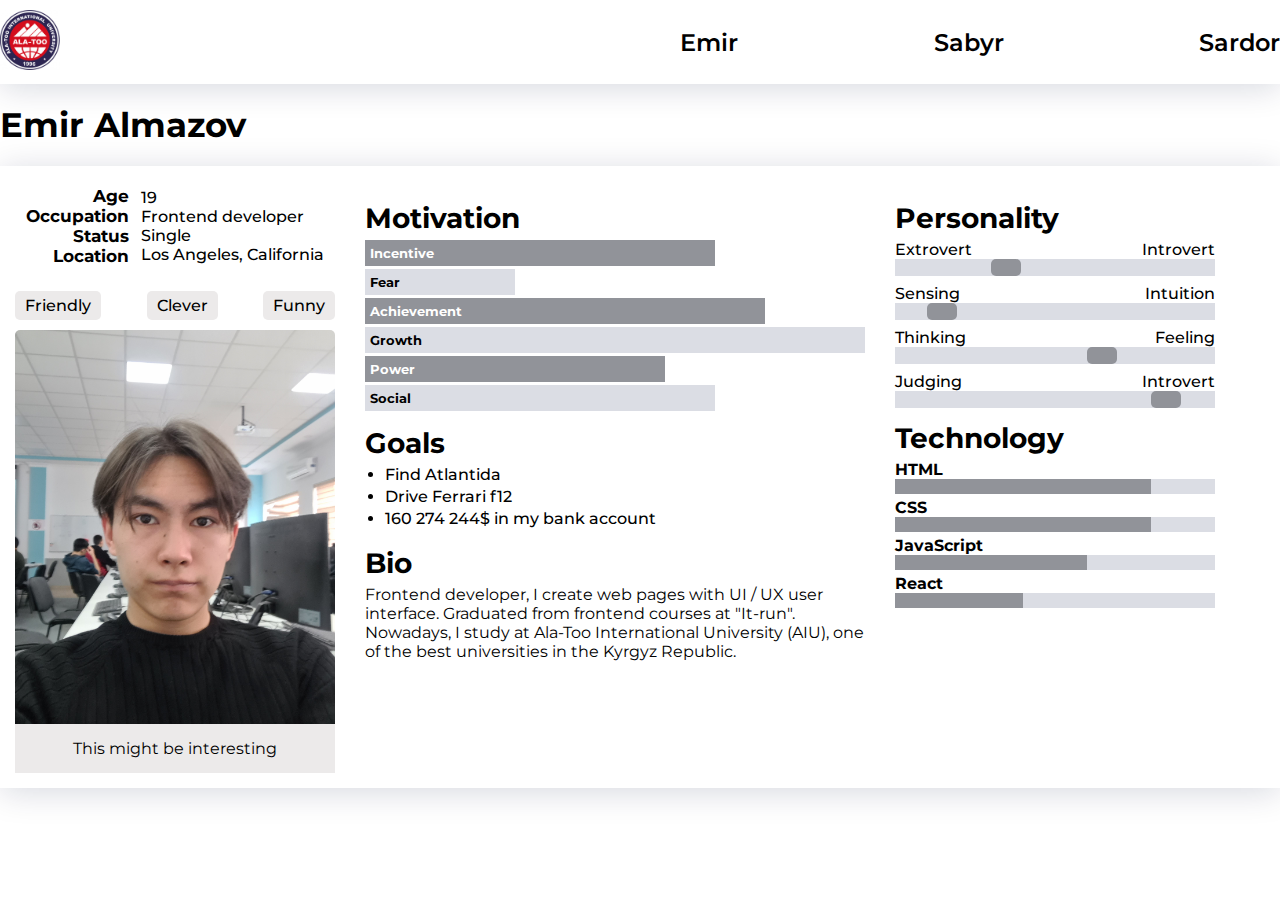
<file: index.html>
<!DOCTYPE html>
<html lang="en">

<head>
	<meta charset="UTF-8">
	<meta http-equiv="X-UA-Compatible" content="IE=edge">
	<meta name="viewport" content="width=device-width, initial-scale=1.0">
	<!-- <link rel="stylesheet" href="https://cdn.jsdelivr.net/npm/bootstrap@5.2.3/dist/css/bootstrap.min.css"> -->
	<link href="https://fonts.googleapis.com/css2?family=Montserrat:wght@100;300;400;500;600&display=swap"
		rel="stylesheet">
	<link rel="stylesheet" href="./css/style.css">
	<title>User personality</title>
</head>

<body>

	<header class="header">
		<div class="header__container container">
			<a href="" class="header__logo"><img src="./img/logo.png" alt=""></a>
			<ul class="nav__list">
				<li class="nav__item"><a href="" class="nav__list-link">Emir</a></li>
				<li class="nav__item"><a href="./sabyr/indexY.html" class="nav__list-link">Sabyr</a></li>
				<li class="nav__item"><a href="./sardor/indexS.html" class="nav__list-link">Sardor</a></li>
		</div>
		</ul>
	</header>

	<main>
		<div class="container">
			<h2 class="title">Emir Almazov</h2>
			<div class="content">
				<div class="col-3">
					<div class="content__age">
						<div class="content__age__part">
							<h4 class="content__age-title">Age</h4>
							<h4 class="content__age-title">Occupation</h4>
							<h4 class="content__age-title">Status</h4>
							<h4 class="content__age-title">Location</h4>
						</div>
						<div class="content__age__part">
							<h4 class="content__age-desc">19</h4>
							<h4 class="content__age-desc">Frontend developer</h4>
							<h4 class="content__age-desc">Single</h4>
							<h4 class="content__age-desc">Los Angeles, California</h4>
						</div>
					</div>

					<div class="about">
						<div class="about__description">
							<p class="about__description-item">Friendly</p>
							<p class="about__description-item">Clever</p>
							<p class="about__description-item">Funny</p>
						</div>

						<div class="about__img">
							<img src="./img/20230209_142109.jpg" alt="">\
							<p class="about__img-quote">
								This might be interesting
							</p>
						</div>
					</div>
				</div>
				<div class="col-6">
					<div class="motivation">
						<h3 class="motivation__title title-md">Motivation</h3>
						<div class="motivation__content">
							<h4 class="motivation__item" style='width: 70%;'>incentive</h4>
							<h4 class="motivation__item" style='width: 30%;'>fear</h4>
							<h4 class="motivation__item" style='width: 80%;'>achievement</h4>
							<h4 class="motivation__item" style='width: 100%;'>growth</h4>
							<h4 class="motivation__item" style='width: 60%;'>power</h4>
							<h4 class="motivation__item" style='width: 70%;'>social</h4>
						</div>
					</div>
					<div class="goals">
						<h3 class="goals__title title-md">Goals</h3>
						<ul class="goals__content">
							<li class="goals__item">Find Atlantida</li>
							<li class="goals__item">Drive Ferrari f12</li>
							<li class="goals__item">160 274 244$ in my bank account</li>
						</ul>
					</div>
					<div class="bio">
						<h3 class="bio__title title-md">Bio</h3>
						<p class="bio__text">
							Frontend developer, I create web pages with UI / UX user interface. Graduated from frontend courses at "It-run".
							Nowadays, I study at Ala-Too International University (AIU), one of the best universities in the Kyrgyz Republic.
						</p>
					</div>
				</div>
				<div class="col-3">
					<div class="personality">
						<h3 class="title-md">Personality</h3>
						<div class="personality__content">
							<div class="personality__content-wrap">
								<p>Extrovert</p>
								<p>Introvert</p>
							</div>
							<div class="personality__content-wrap">
								<p>Sensing</p>
								<p>Intuition</p>
							</div>
							<div class="personality__content-wrap">
								<p>Thinking</p>
								<p>Feeling</p>
							</div>
							<div class="personality__content-wrap">
								<p>Judging</p>
								<p>Introvert</p>
							</div>
						</div>
					</div>
					<div class="technology">
						<h3 class="title-md">Technology</h3>
						<div class="technology__content">
							<div class="technology__item">
								<h4 class="technology__item-title">HTML</h4>
								<span class="technology__item-span"></span>
							</div>
							<div class="technology__item">
								<h4 class="technology__item-title">CSS</h4>
								<span class="technology__item-span"></span>
							</div>
							<div class="technology__item">
								<h4 class="technology__item-title">JavaScript</h4>
								<span class="technology__item-span"></span>
							</div>
							<div class="technology__item">
								<h4 class="technology__item-title">React</h4>
								<span class="technology__item-span"></span>
							</div>
						</div>
					</div>

				</div>
			</div>
		</div>
	</main>



	<!-- <script src='https://cdn.jsdelivr.net/npm/bootstrap@5.2.3/dist/js/bootstrap.bundle.min.js'></script> -->
</body>

</html>
</file>
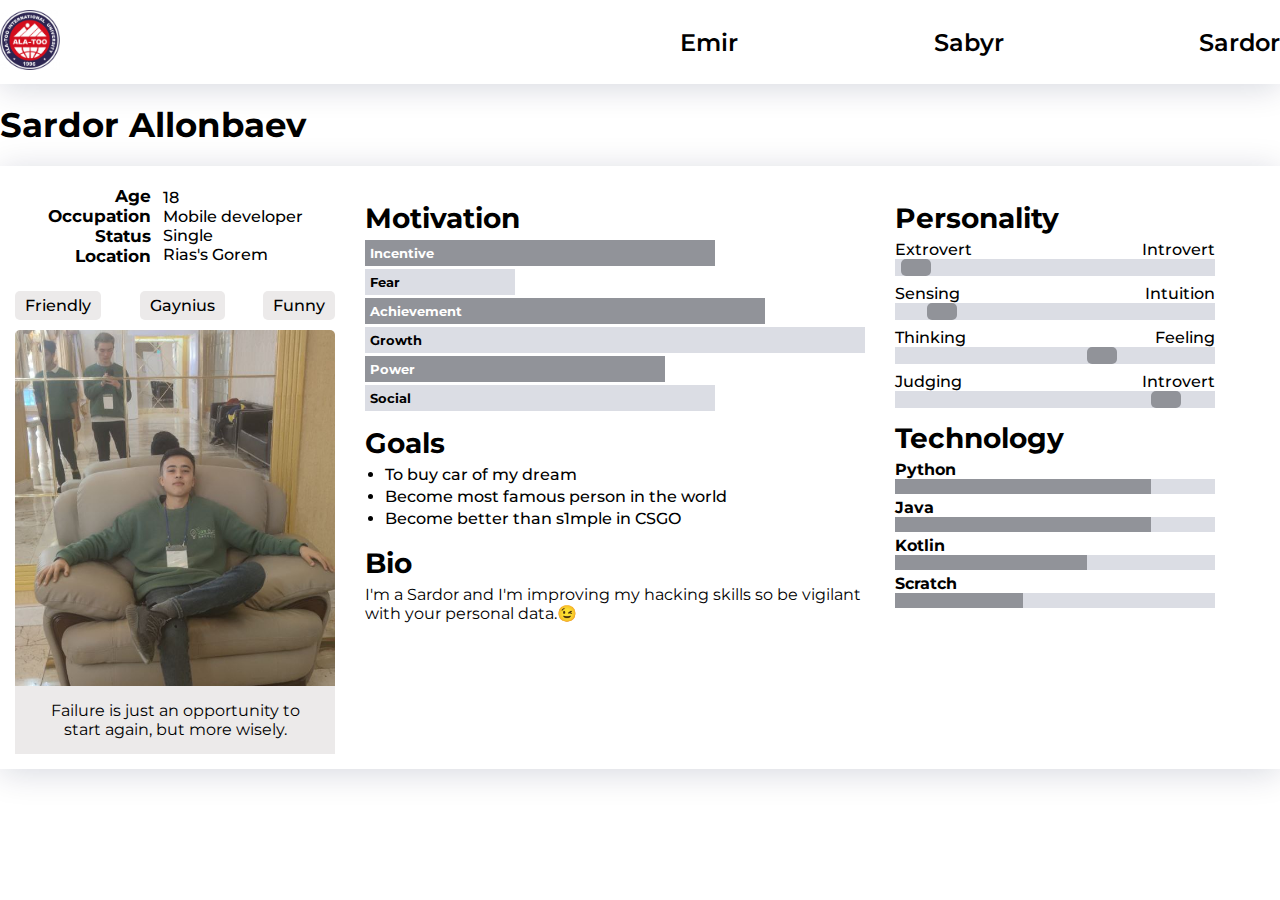
<file: sardor/indexS.html>
<!DOCTYPE html>
<html lang="en">

<head>
	<meta charset="UTF-8">
	<meta http-equiv="X-UA-Compatible" content="IE=edge">
	<meta name="viewport" content="width=device-width, initial-scale=1.0">
	<!-- <link rel="stylesheet" href="https://cdn.jsdelivr.net/npm/bootstrap@5.2.3/dist/css/bootstrap.min.css"> -->
	<link href="https://fonts.googleapis.com/css2?family=Montserrat:wght@100;300;400;500;600&display=swap"
		rel="stylesheet">
	<link rel="stylesheet" href="../css/style.css">
	<link rel="stylesheet" href="./style.css">
	<title>User personality</title>
</head>

<body>

	<header class="header">
		<div class="header__container container">
			<a href="" class="header__logo"><img src="../img/logo.png" alt=""></a>
			<ul class="nav__list">
				<li class="nav__item"><a href="../index.html" class="nav__list-link">Emir</a></li>
				<li class="nav__item"><a href="../sabyr/indexY.html" class="nav__list-link">Sabyr</a></li>
				<li class="nav__item"><a href="./sardor/indexS.html" class="nav__list-link">Sardor</a></li>
		</div>
		</ul>
	</header>

	<main>
		<div class="container">
			<h2 class="title">Sardor Allonbaev</h2>
			<div class="content">
				<div class="col-3">
					<div class="content__age">
						<div class="content__age__part">
							<h4 class="content__age-title">Age</h4>
							<h4 class="content__age-title">Occupation</h4>
							<h4 class="content__age-title">Status</h4>
							<h4 class="content__age-title">Location</h4>
						</div>
						<div class="content__age__part">
							<h4 class="content__age-desc">18</h4>
							<h4 class="content__age-desc">Mobile developer</h4>
							<h4 class="content__age-desc">Single</h4>
							<h4 class="content__age-desc">Rias's Gorem</h4>
						</div>
					</div>

					<div class="about">
						<div class="about__description">
							<p class="about__description-item">Friendly</p>
							<p class="about__description-item">Gaynius</p>
							<p class="about__description-item">Funny</p>
						</div>

						<div class="about__img">
							<img src="../img/s.jpg" alt="">
							<p class="about__img-quote">
								Failure is just an opportunity to start again, but more wisely.
							</p>
						</div>
					</div>
				</div>
				<div class="col-6">
					<div class="motivation">
						<h3 class="motivation__title title-md">Motivation</h3>
						<div class="motivation__content">
							<h4 class="motivation__item" style='width: 70%;'>incentive</h4>
							<h4 class="motivation__item" style='width: 30%;'>fear</h4>
							<h4 class="motivation__item" style='width: 80%;'>achievement</h4>
							<h4 class="motivation__item" style='width: 100%;'>growth</h4>
							<h4 class="motivation__item" style='width: 60%;'>power</h4>
							<h4 class="motivation__item" style='width: 70%;'>social</h4>
						</div>
					</div>
					<div class="goals">
						<h3 class="goals__title title-md">Goals</h3>
						<ul class="goals__content">
							<li class="goals__item">To buy car of my dream</li>
							<li class="goals__item">Become most famous person in the world</li>
							<li class="goals__item">Become better than s1mple in CSGO</li>
						</ul>
					</div>
					<div class="bio">
						<h3 class="bio__title title-md">Bio</h3>
						<p class="bio__text">
							I'm a Sardor and I'm improving my hacking skills so be vigilant with your personal data.😉
						</p>
					</div>
				</div>
				<div class="col-3">
					<div class="personality">
						<h3 class="title-md">Personality</h3>
						<div class="personality__content">
							<div class="personality__content-wrap">
								<p>Extrovert</p>
								<p>Introvert</p>
							</div>
							<div class="personality__content-wrap">
								<p>Sensing</p>
								<p>Intuition</p>
							</div>
							<div class="personality__content-wrap">
								<p>Thinking</p>
								<p>Feeling</p>
							</div>
							<div class="personality__content-wrap">
								<p>Judging</p>
								<p>Introvert</p>
							</div>
						</div>
					</div>
					<div class="technology">
						<h3 class="title-md">Technology</h3>
						<div class="technology__content">
							<div class="technology__item">
								<h4 class="technology__item-title">Python</h4>
								<span class="technology__item-span"></span>
							</div>
							<div class="technology__item">
								<h4 class="technology__item-title">Java</h4>
								<span class="technology__item-span"></span>
							</div>
							<div class="technology__item">
								<h4 class="technology__item-title">Kotlin</h4>
								<span class="technology__item-span"></span>
							</div>
							<div class="technology__item">
								<h4 class="technology__item-title">Scratch</h4>
								<span class="technology__item-span"></span>
							</div>
						</div>
					</div>

				</div>
			</div>
		</div>
	</main>



	<!-- <script src='https://cdn.jsdelivr.net/npm/bootstrap@5.2.3/dist/js/bootstrap.bundle.min.js'></script> -->
</body>

</html>
</file>
<file: css/style.css>
* {
	margin: 0;
	padding: 0;
	box-sizing: border-box;
	font-family: 'Montserrat', sans-serif;
}

a,
a:hover {
	color: inherit;
	text-decoration: none;
}

.container {
	max-width: 1300px;
	margin: 0 auto;
}

.header {
	padding: 10px 0;
	background-color: #fff;
	box-shadow: 0px 4px 32px rgba(0, 16, 61, 0.16);
}

.header__container,
.nav__list {
	display: flex;
	align-items: center;
	justify-content: space-between;
}

.nav__list {
	list-style: none;
	width: 600px;
}

.header__logo img {
	height: 60px;
	width: 60px;
}

.nav__list-link {
	font-size: 24px;
	font-weight: 600;
}

.title {
	margin: 20px 0;
	font-size: 34px;
}

.title-md {
	font-size: 28px;
	margin: 15px 0 5px;
}

.content {
	display: flex;
	padding: 20px 15px 35px;
	box-shadow: 0px 4px 32px rgba(0, 16, 61, 0.16);
}

.col-3 {
	width: 320px;
}

.col-6 {
	width: 500px;
	margin: 0 30px;
}

.content__age {
	display: flex;
	align-items: center;
	justify-content: center;
	margin-bottom: 25px;
}

.content__age-title {
	margin-right: 12px;
	text-align: right;
	font-size: 17px;
}

.content__age-desc {
	font-weight: 500;
}

.about__description {
	display: flex;
	justify-content: space-between;
}

.about {
	text-align: center;
}

.about__description-item {
	padding: 5px 10px;
	font-size: 16px;
	font-weight: 500;
	color: #000;
	background-color: rgb(236, 234, 234);
	border-radius: 5px;
}

.about__img {
	position: relative;
}

.about__img img {
	width: 100%;
	height: 400px;
	object-fit: cover;
	margin-top: 10px;
	border-radius: 5px;
}

.about__img-quote {
	position: absolute;
	padding: 15px 20px;
	bottom: -20px;
	width: 100%;
	background-color: rgb(236, 234, 234);
}

.motivation__item {
	padding: 5px;
	margin: 3px 0;
	font-size: 13px;
	text-transform: capitalize;
	background-color: rgba(0, 16, 61, 0.14);
}

.motivation__item:nth-child(2n + 1) {
	color: #fff;
	background-color: #919399;
}

.goals__item,
.frustrations__item {
	margin-left: 20px;
	padding: 0 0 3px;
	font-size: 16px;
	font-weight: 500;
}

.personality__content-wrap {
	display: flex;
	align-items: center;
	justify-content: space-between;
	position: relative;
	margin-bottom: 25px;
}

.personality__content-wrap::before {
	content: '';
	position: absolute;
	height: 17px;
	width: 100%;
	bottom: -17px;
	background-color: rgba(0, 16, 61, 0.14);
}

.personality__content-wrap::after {
	content: '';
	position: absolute;
	height: 17px;
	width: 30px;
	bottom: -17px;
	background-color: #919399;
	border-radius: 5px;
}

.personality__content-wrap:first-child::after {
	position: absolute;
	left: 30%;
}

.personality__content-wrap:nth-child(2)::after {
	position: absolute;
	left: 10%;
}

.personality__content-wrap:nth-child(3)::after {
	position: absolute;
	left: 60%;
}

.personality__content-wrap:last-child::after {
	position: absolute;
	left: 80%;
}

.personality__content-wrap p {
	font-size: 16px;
	font-weight: 500;
}

.technology {
	margin-top: 30px;
}

.technology__item-span {
	display: inline-block;
	position: relative;
	height: 15px;
	width: 100%;
	background-color: rgba(0, 16, 61, 0.14);
}

.technology__item-span:after {
	content: '';
	display: inline-block;
	position: absolute;
	left: 0;
	height: 15px;
	height: 15px;
	background-color: #919399;
}

.technology__item:nth-child(-n + 2) .technology__item-span:after {
	content: '';
	width: 80%;
}

.technology__item:nth-child(3) .technology__item-span:after {
	content: '';
	width: 60%;
}

.technology__item:last-child .technology__item-span:after {
	content: '';
	width: 40%;
}
</file>
<file: sardor/style.css>
.personality__content-wrap:first-child:after {
	position: absolute;
	left: 2%;
}

.technology__item-span::after {
	width: 90%;
}
</file>
